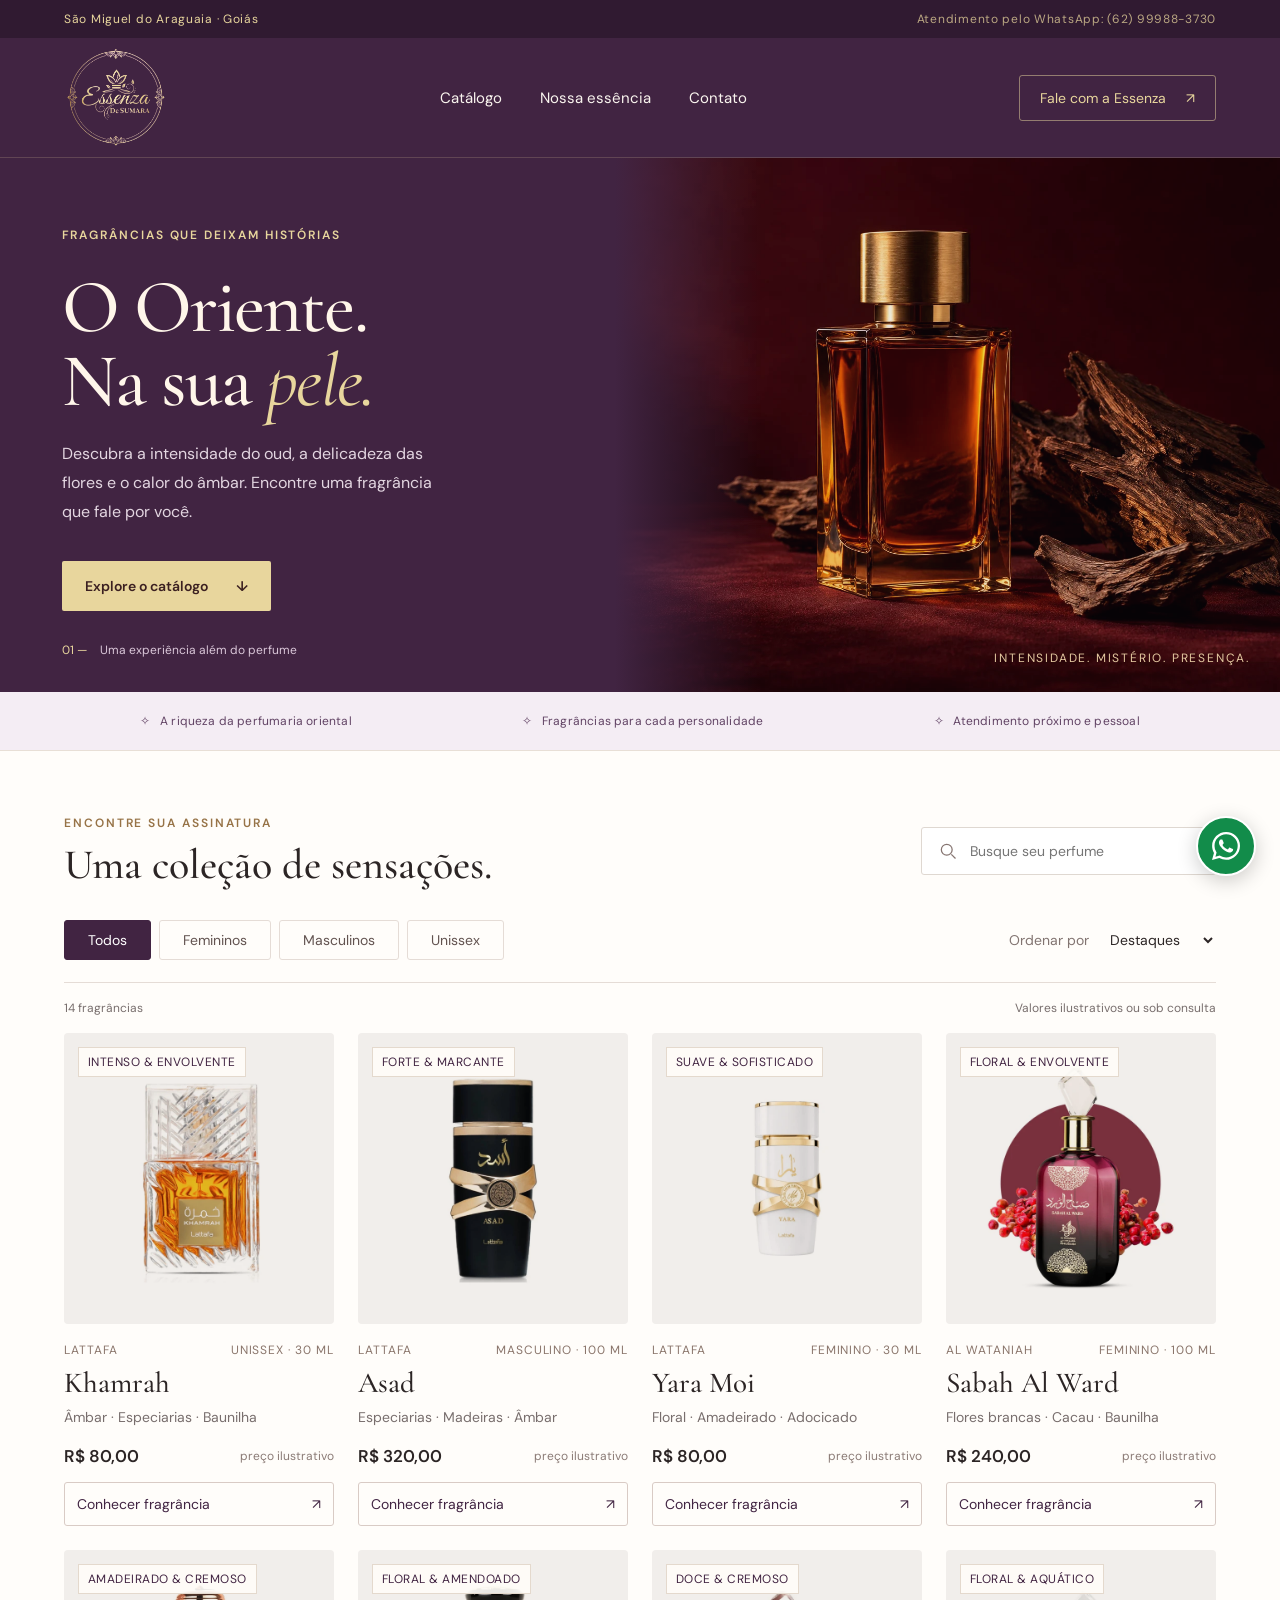
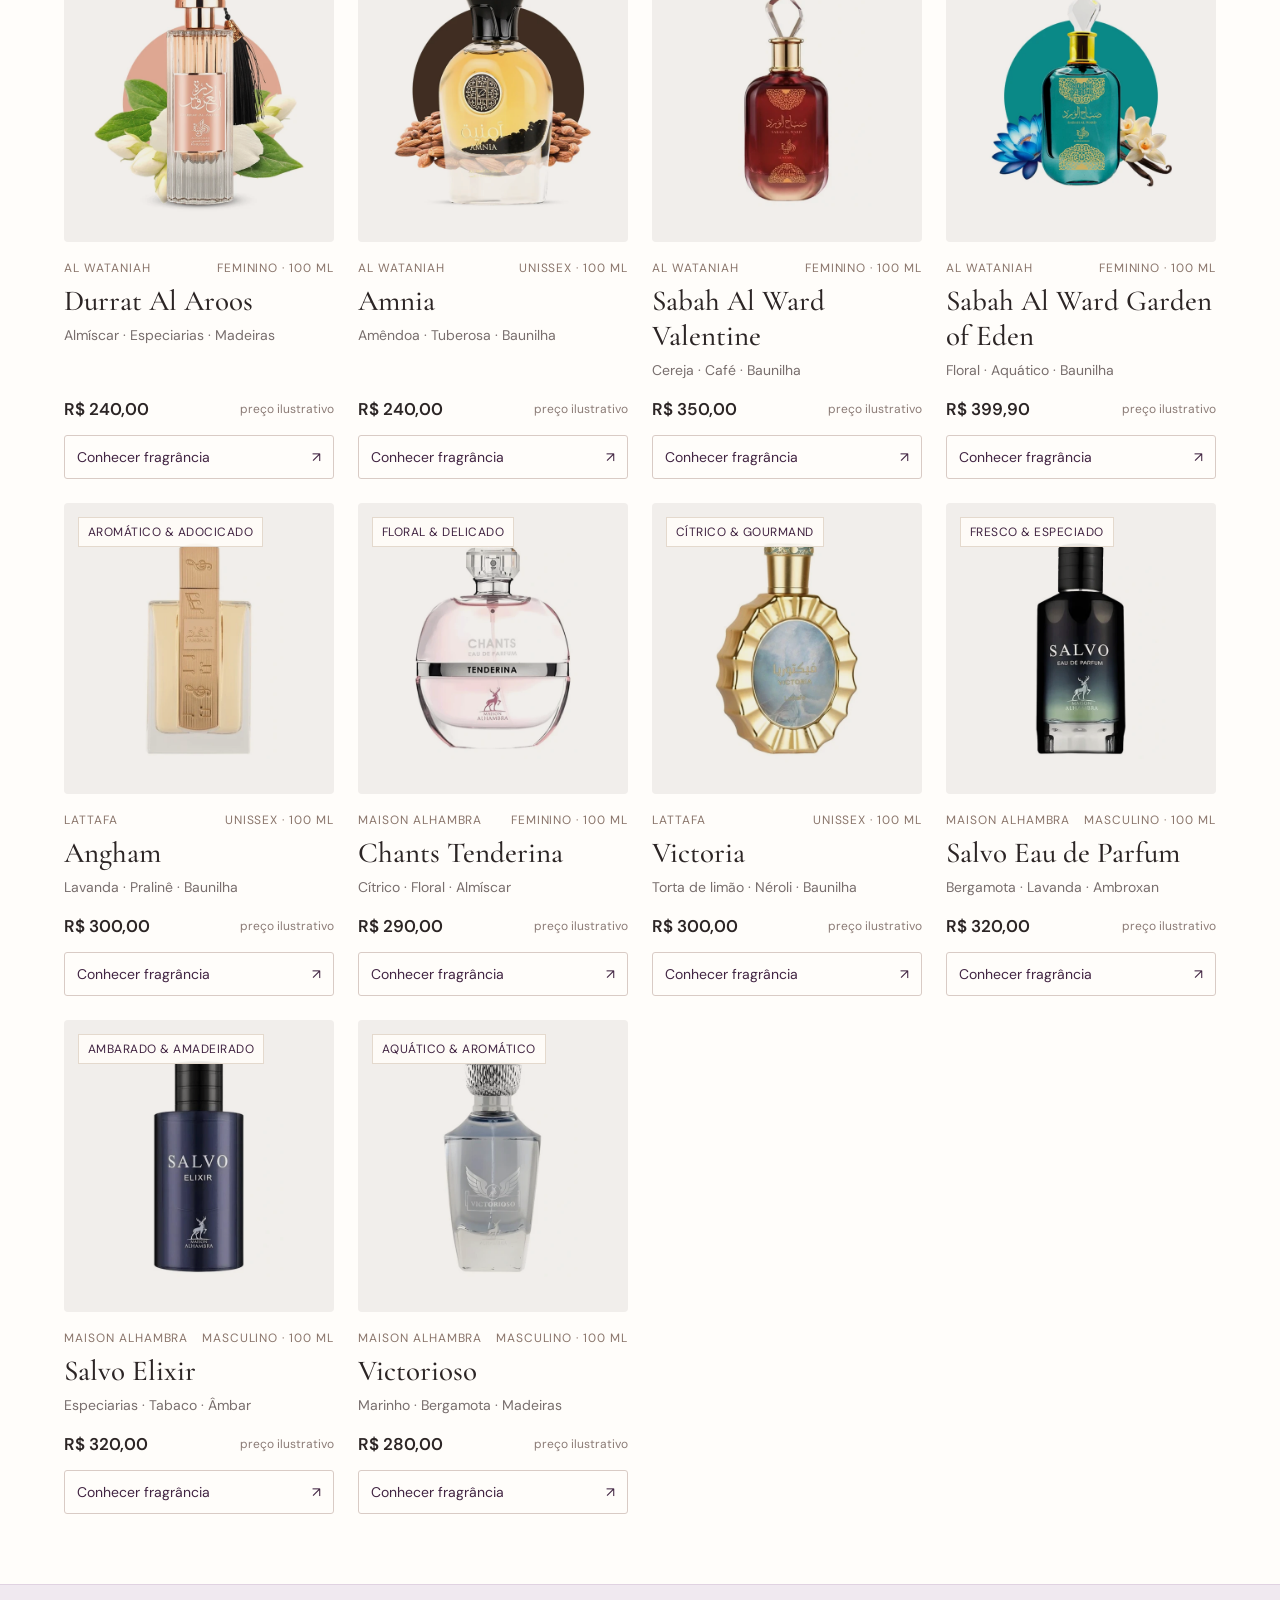
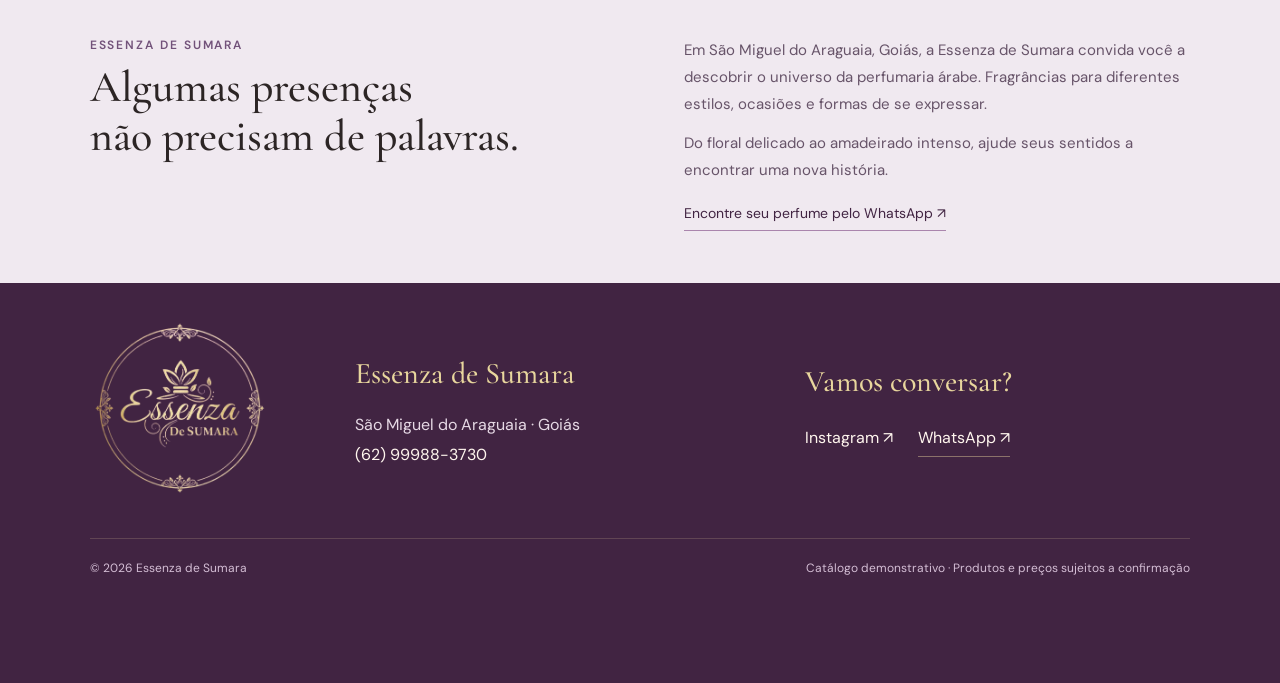
<file: index.html>
<!doctype html>
<html lang="pt-BR">

<head>
    <meta charset="UTF-8">
    <meta name="viewport" content="width=device-width,initial-scale=1">
    <title>Essenza de Sumara | Perfumes Árabes</title>
    <meta name="description"
        content="Catálogo Essenza de Sumara Perfumes Árabes em São Miguel do Araguaia, Goiás. Explore perfumes árabes e consulte disponibilidade pelo WhatsApp, Perfumaria Árabe em São Miguel do Araguaia - Goiás.">
    <link rel="icon"
        href="data:image/svg+xml,%3Csvg xmlns='http://www.w3.org/2000/svg' viewBox='0 0 64 64'%3E%3Crect width='64' height='64' rx='14' fill='%23412442'/%3E%3Ctext x='32' y='46' text-anchor='middle' font-family='serif' font-size='44' fill='%23dab987'%3EE%3C/text%3E%3C/svg%3E">
    <link rel="stylesheet" href="style.css">
</head>

<body>
    <div class="announcement">São Miguel do Araguaia · Goiás <span>Atendimento pelo WhatsApp: (62) 99988-3730</span>
    </div>
    <header><a class="logo" href="#" aria-label="Essenza de Sumara — início"><img src="essenza-logo.png"
                alt="Essenza de Sumara" width="397" height="394"></a>
        <nav aria-label="Principal"><a href="#catalogo">Catálogo</a><a href="#essencia">Nossa essência</a><a
                href="#contato">Contato</a></nav><button class="outline contact">Fale com a Essenza
            <span>↗</span></button>
    </header>
    <main>
        <section class="hero">
            <div class="hero-copy">
                <p class="eyebrow">FRAGRÂNCIAS QUE DEIXAM HISTÓRIAS</p>
                <h1>O Oriente.<br>Na sua <em>pele.</em></h1>
                <p>Descubra a intensidade do oud, a delicadeza das flores e o calor do âmbar. Encontre uma fragrância
                    que fale por você.</p><a class="gold-button" href="#catalogo">Explore o catálogo <span>↓</span></a>
                <div class="hero-note"><span>01 —</span> Uma experiência além do perfume</div>
            </div>
            <div class="hero-art"><img src="hero.webp" alt="Frasco de perfume âmbar com tampa dourada e madeira de oud"
                    fetchpriority="high"><span class="image-caption">INTENSIDADE. MISTÉRIO. PRESENÇA.</span></div>
        </section>
        <div class="values"><span>✧ &nbsp; A riqueza da perfumaria oriental</span><span>✧ &nbsp; Fragrâncias para cada
                personalidade</span><span>✧ &nbsp; Atendimento próximo e pessoal</span></div>
        <section id="catalogo" class="catalog">
            <div class="section-head">
                <div>
                    <p class="eyebrow">ENCONTRE SUA ASSINATURA</p>
                    <h2>Uma coleção de sensações.</h2>
                </div><label class="search"><svg viewBox="0 0 24 24" fill="none" stroke="currentColor"
                        stroke-width="1.5">
                        <circle cx="10.5" cy="10.5" r="6.5" />
                        <path d="m16 16 5 5" />
                    </svg><input id="search" type="search" placeholder="Busque seu perfume"
                        aria-label="Buscar perfume"></label>
            </div>
            <div class="filters">
                <div role="group" aria-label="Filtrar por público" id="filters"><button class="active"
                        data-filter="Todos" aria-pressed="true">Todos</button><button data-filter="Feminino"
                        aria-pressed="false">Femininos</button><button data-filter="Masculino"
                        aria-pressed="false">Masculinos</button><button data-filter="Unissex"
                        aria-pressed="false">Unissex</button></div><label class="sort">Ordenar por <select id="sort"
                        aria-label="Ordenar perfumes">
                        <option value="featured">Destaques</option>
                        <option value="asc">Menor preço</option>
                        <option value="desc">Maior preço</option>
                        <option value="name">Nome A–Z</option>
                    </select></label>
            </div>
            <div class="results"><span id="count" aria-live="polite"></span><span>Valores ilustrativos ou sob
                    consulta</span></div>
            <div id="products" class="products"></div>
            <div id="empty" hidden>
                <h3>Nenhuma fragrância encontrada</h3>
                <p>Tente outro nome ou escolha uma categoria diferente.</p><button id="reset" class="outline">Limpar
                    filtros</button>
            </div>
        </section>
        <section id="essencia" class="essence">
            <div>
                <p class="eyebrow">ESSENZA DE SUMARA</p>
                <h2>Algumas presenças<br>não precisam de palavras.</h2>
            </div>
            <div>
                <p>Em São Miguel do Araguaia, Goiás, a Essenza de Sumara convida você a descobrir o universo da
                    perfumaria árabe. Fragrâncias para diferentes estilos, ocasiões e formas de se expressar.</p>
                <p>Do floral delicado ao amadeirado intenso, ajude seus sentidos a encontrar uma nova história.</p>
                <button class="text-button contact">Encontre seu perfume pelo WhatsApp ↗</button>
            </div>
        </section>
    </main>
    <footer id="contato">
        <div class="footer-brand"><a class="logo" href="#" aria-label="Essenza de Sumara — início"><img
                    src="essenza-logo.png" alt="Logotipo Essenza de Sumara" width="397" height="394" loading="lazy"></a>
        </div>
        <div class="footer-contact">
            <h2>Essenza de Sumara</h2>
            <p>São Miguel do Araguaia · Goiás</p><a href="tel:+5562999883730">(62) 99988-3730</a>
        </div>
        <div class="footer-social">
            <h2>Vamos conversar?</h2><a href="https://www.instagram.com/essenza_de_sumara/" target="_blank"
                rel="noopener noreferrer">Instagram ↗</a><button class="contact">WhatsApp ↗</button>
        </div>
        <div class="footer-bottom"><span>© 2026 Essenza de Sumara</span><span>Catálogo demonstrativo · Produtos e preços
                sujeitos a confirmação</span></div>
    </footer>
    <dialog id="detail"><button class="close" aria-label="Fechar detalhes">×</button>
        <div id="detail-content"></div>
    </dialog>
    <dialog id="contact"><button class="close" aria-label="Fechar contato">×</button>
        <p class="eyebrow">ATENDIMENTO ESSENZA DE SUMARA</p>
        <h2>Seu próximo perfume<br>começa com uma conversa.</h2>
        <p id="contact-text"></p>
        <div class="demo-note">Este é um catálogo demonstrativo. O WhatsApp da loja ainda não foi cadastrado.</div>
        <button class="gold-button" id="copy">Copiar mensagem de interesse</button>
        <p id="copy-status" role="status"></p>
    </dialog><button type="button" class="whatsapp-float contact"
        aria-label="Falar com a Essenza de Sumara pelo WhatsApp" title="Fale conosco pelo WhatsApp"><svg
            viewBox="0 0 24 24" aria-hidden="true" focusable="false" fill="currentColor">
            <path
                d="M20.52 3.48A11.86 11.86 0 0 0 12.05 0C5.47 0 .11 5.35.1 11.93c0 2.1.55 4.16 1.6 5.98L0 24l6.25-1.64a11.95 11.95 0 0 0 5.79 1.48h.01c6.58 0 11.94-5.35 11.95-11.93a11.86 11.86 0 0 0-3.48-8.43ZM12.05 21.82a9.9 9.9 0 0 1-5.04-1.38l-.36-.21-3.71.97.99-3.62-.24-.37a9.87 9.87 0 0 1-1.52-5.28c0-5.47 4.45-9.92 9.93-9.92a9.85 9.85 0 0 1 7.02 2.91 9.85 9.85 0 0 1 2.9 7.02c0 5.48-4.45 9.93-9.97 9.88ZM17.5 14.4c-.3-.15-1.77-.87-2.04-.97-.28-.1-.48-.15-.68.15-.2.3-.77.97-.94 1.17-.17.2-.35.22-.65.07-.3-.15-1.26-.46-2.4-1.49-.89-.79-1.49-1.77-1.66-2.07-.17-.3-.02-.46.13-.61.13-.13.3-.35.45-.52.15-.18.2-.3.3-.5.1-.2.05-.37-.02-.52-.08-.15-.68-1.63-.93-2.23-.24-.58-.49-.5-.67-.51h-.57c-.2 0-.52.07-.8.37-.27.3-1.04 1.02-1.04 2.49s1.07 2.89 1.22 3.09c.15.2 2.1 3.2 5.08 4.49.71.31 1.27.49 1.7.63.71.23 1.36.2 1.87.12.57-.09 1.77-.73 2.02-1.43.25-.7.25-1.3.17-1.43-.07-.12-.27-.2-.57-.35Z" />
        </svg></button>
    <script src="app.js"></script>
</body>

</html>
</file>
<file: style.css>
@import url('https://fonts.googleapis.com/css2?family=Cormorant+Garamond:ital,wght@0,400;0,500;0,600;1,400;1,500&family=DM+Sans:wght@400;500;600;700&display=swap');

:root {
    --wine: #412442;
    --gold: #e8d69d;
    --ink: #2c2525;
    --paper: #fffdfa;
    --muted: #786e6d
}

* {
    box-sizing: border-box
}

html {
    scroll-behavior: smooth;
    scroll-padding-top: 24px
}

body {
    margin: 0;
    background: var(--paper);
    color: var(--ink);
    font: 16px 'DM Sans', sans-serif
}

button,
input,
select {
    font: inherit
}

button,
a,
input,
select {
    -webkit-tap-highlight-color: transparent
}

button,
a {
    touch-action: manipulation
}

button {
    cursor: pointer
}

a {
    color: inherit;
    text-decoration: none
}

button:focus-visible,
a:focus-visible,
input:focus-visible,
select:focus-visible {
    outline: 3px solid #b88750;
    outline-offset: 4px
}

.announcement {
    background: var(--wine);
    color: #f5e4d1;
    padding: 11px 5%;
    font-size: 12px;
    letter-spacing: .06em;
    display: flex;
    justify-content: space-between
}

.announcement span {
    opacity: .75
}

header {
    max-width: 1440px;
    margin: auto;
    padding: 24px 5%;
    display: flex;
    align-items: center;
    justify-content: space-between;
    gap: 25px
}

.logo {
    font: 500 43px/1 'Cormorant Garamond', Georgia, serif;
    letter-spacing: .15em;
    display: inline-block;
    color: var(--wine)
}

.logo small {
    display: block;
    font: 9px 'DM Sans', sans-serif;
    letter-spacing: .22em;
    margin-top: 8px
}

nav {
    display: flex;
    gap: 38px;
    font-size: 14px
}

nav a:hover {
    color: #a57346
}

.outline {
    background: transparent;
    border: 1px solid #c9b7b3;
    padding: 13px 20px;
    border-radius: 3px;
    color: var(--wine);
    font-size: 14px
}

.outline span {
    margin-left: 16px
}

.hero {
    background: var(--wine);
    color: #fff6ea;
    display: grid;
    grid-template-columns: 1fr 1.08fr;
    min-height: 475px;
    max-width: 1440px;
    margin: 0 auto;
    overflow: hidden
}

.hero-copy {
    padding: 57px 6% 34px 10%
}

.eyebrow {
    font-size: 12px;
    letter-spacing: .16em;
    font-weight: 600
}

.hero .eyebrow {
    color: var(--gold)
}

h1,
h2,
h3 {
    font-family: 'Cormorant Garamond', Georgia, serif;
    font-weight: 500
}

h1 {
    font-size: clamp(55px, 5.9vw, 86px);
    line-height: .98;
    margin: 27px 0 22px;
    letter-spacing: -.025em
}

h1 em {
    color: var(--gold);
    font-weight: 400
}

.hero-copy>p:not(.eyebrow) {
    line-height: 1.8;
    max-width: 390px;
    color: #dac8c6;
    font-size: 15px
}

.gold-button {
    display: inline-flex;
    align-items: center;
    justify-content: space-between;
    gap: 28px;
    background: var(--gold);
    color: #3b2021;
    border: 0;
    border-radius: 2px;
    padding: 16px 23px;
    margin-top: 18px;
    font-size: 14px;
    font-weight: 600
}

.gold-button:hover {
    background: #ecd2ae
}

.hero-note {
    margin-top: 31px;
    font-size: 12px;
    color: #c9a9a9
}

.hero-note span {
    color: var(--gold);
    margin-right: 10px
}

.hero-art {
    position: relative;
    min-width: 0
}

.hero-art img {
    width: 100%;
    height: 100%;
    object-fit: cover;
    display: block
}

.image-caption {
    position: absolute;
    bottom: 26px;
    right: 30px;
    color: #e3c8a0;
    letter-spacing: .15em;
    font-size: 10px
}

.values {
    display: flex;
    justify-content: space-around;
    gap: 18px;
    border-bottom: 1px solid #e8dfd6;
    padding: 21px 5%;
    font-size: 12px;
    letter-spacing: .015em;
    color: #685754
}

.catalog {
    max-width: 1440px;
    margin: auto;
    padding: 64px 5% 70px
}

.section-head {
    display: flex;
    align-items: center;
    justify-content: space-between;
    gap: 25px
}

.catalog .eyebrow,
.essence .eyebrow {
    color: #977347;
    margin: 0 0 10px
}

h2 {
    font-size: 42px;
    line-height: 1.12;
    margin: 0
}

.search {
    display: flex;
    align-items: center;
    border: 1px solid #dfd8d1;
    border-radius: 3px;
    padding: 13px 16px;
    width: 295px;
    gap: 10px;
    background: white
}

.search svg {
    width: 20px;
    flex-shrink: 0;
    color: #867571
}

.search input {
    width: 100%;
    border: 0;
    outline: 0;
    background: transparent;
    font-size: 14px;
    min-width: 0
}

.filters {
    display: flex;
    align-items: center;
    justify-content: space-between;
    margin-top: 32px;
    padding-bottom: 22px;
    border-bottom: 1px solid #e5dcd6;
    gap: 20px
}

#filters {
    display: flex;
    gap: 8px;
    flex-wrap: wrap
}

#filters button {
    padding: 10px 23px;
    border: 1px solid #e5dcd6;
    background: transparent;
    color: #625350;
    border-radius: 3px;
    font-size: 14px
}

#filters button.active {
    background: var(--wine);
    color: white;
    border-color: var(--wine)
}

.sort {
    font-size: 12px;
    color: #827471;
    display: flex;
    align-items: center;
    gap: 10px
}

.sort select {
    font-size: 14px;
    color: var(--ink);
    background: none;
    border: 0;
    padding: 7px;
    max-width: 155px
}

.results {
    display: flex;
    justify-content: space-between;
    margin: 17px 0;
    font-size: 12px;
    color: var(--muted)
}

.products {
    display: grid;
    grid-template-columns: repeat(4, 1fr);
    gap: 24px
}

.product {
    min-width: 0
}

.product-image {
    background: #f1eeeb;
    position: relative;
    aspect-ratio: 1/1.08;
    overflow: hidden;
    border-radius: 4px;
    display: block;
    width: 100%;
    border: 0;
    padding: 0
}

.product-image img {
    width: 100%;
    height: 100%;
    object-fit: contain;
    mix-blend-mode: multiply;
    transition: transform .45s
}

.product-image:hover img {
    transform: scale(1.055)
}

.badge {
    position: absolute;
    left: 14px;
    top: 14px;
    border: 1px solid #e4d9cd;
    background: #fffdf9e8;
    padding: 6px 9px;
    z-index: 1;
    font-size: 10px;
    letter-spacing: .04em;
    color: var(--wine)
}

.product-meta {
    display: flex;
    justify-content: space-between;
    margin-top: 18px;
    font-size: 11px;
    color: #8a756b;
    letter-spacing: .08em
}

.product h3 {
    font-size: 29px;
    margin: 7px 0
}

.notes {
    color: var(--muted);
    font-size: 13px;
    margin: 0 0 17px;
    line-height: 1.5
}

.price {
    font-size: 17px;
    font-weight: 600;
    display: flex;
    align-items: center;
    justify-content: space-between
}

.price small {
    font-size: 11px;
    color: #8b7b76;
    font-weight: 400
}

.details-button {
    width: 100%;
    border: 1px solid #d9cbc5;
    border-radius: 3px;
    background: transparent;
    color: var(--wine);
    font-size: 13px;
    padding: 12px;
    margin-top: 15px;
    display: flex;
    justify-content: space-between
}

.details-button:hover {
    background: var(--wine);
    color: white
}

#empty {
    text-align: center;
    padding: 50px
}

.essence {
    background: #eee5dd;
    padding: 52px 7%;
    display: grid;
    grid-template-columns: 1fr 1fr;
    gap: 8%;
    border-top: 1px solid #e5d9cd
}

.essence h2 {
    font-size: 44px
}

.essence>div>p:not(.eyebrow) {
    font-size: 15px;
    line-height: 1.8;
    color: #6c5b54;
    margin: 0 0 12px
}

.text-button {
    padding: 8px 0;
    background: none;
    border: 0;
    border-bottom: 1px solid #95765b;
    color: var(--wine);
    font-size: 14px
}

footer {
    padding: 35px 5%;
    display: flex;
    align-items: center;
    justify-content: space-between;
    gap: 25px
}

footer .logo {
    font-size: 34px
}

footer p {
    font: italic 22px 'Cormorant Garamond', Georgia, serif;
    color: #7c6253
}

footer>span {
    font-size: 11px;
    color: #897a75
}

dialog {
    border: 0;
    border-radius: 5px;
    padding: 40px;
    background: var(--paper);
    color: var(--ink);
    max-width: 760px;
    width: calc(100% - 32px);
    max-height: 90dvh;
    overflow: auto;
    box-shadow: 0 20px 100px #200a1655
}

dialog::backdrop {
    background: #210d17a8;
    backdrop-filter: blur(4px)
}

.close {
    position: absolute;
    right: 14px;
    top: 10px;
    background: none;
    border: 0;
    font-size: 30px;
    color: var(--wine);
    width: 35px;
    height: 35px
}

#detail-content {
    display: grid;
    grid-template-columns: 1fr 1fr;
    gap: 32px;
    align-items: center
}

#detail-content img {
    width: 100%;
    background: #f1eeeb;
    border-radius: 3px
}

#detail-content h2 {
    font-size: 44px
}

#detail-content p {
    line-height: 1.7;
    color: var(--muted);
    font-size: 14px
}

.note-label {
    font-size: 11px;
    letter-spacing: .08em;
    color: #947040;
    margin-top: 18px
}

#contact {
    max-width: 570px
}

#contact h2 {
    margin: 22px 0;
    font-size: 38px
}

#contact-text {
    line-height: 1.7
}

.demo-note {
    background: #f0e8e1;
    padding: 16px;
    font-size: 14px;
    line-height: 1.6;
    color: #6e594b
}

#copy-status {
    font-size: 14px;
    min-height: 20px
}

@media(min-width:1500px) {
    .hero {
        border-radius: 4px
    }

    .hero-copy {
        padding-left: 65px
    }
}

@media(max-width:850px) {
    header {
        padding: 22px 5%
    }

    nav {
        gap: 20px
    }

    .hero {
        grid-template-columns: 1fr 1fr;
        min-height: 450px
    }

    .hero-copy {
        padding: 35px 9%
    }

    .hero-copy>p:not(.eyebrow) {
        font-size: 14px
    }

    .hero h1 {
        font-size: 62px
    }

    .hero-art img {
        object-position: 55%
    }

    .products {
        grid-template-columns: repeat(2, 1fr);
        gap: 30px 20px
    }

    .section-head {
        align-items: flex-start;
        flex-direction: column
    }

    .search {
        width: 100%
    }

    .values span:last-child {
        display: none
    }

    .essence {
        gap: 35px
    }

    .essence h2 {
        font-size: 36px
    }

    footer {
        flex-wrap: wrap
    }
}

@media(max-width:560px) {
    .announcement {
        justify-content: center;
        font-size: 10px
    }

    .announcement span {
        display: none
    }

    header {
        gap: 12px
    }

    .logo {
        font-size: 34px
    }

    .logo small {
        font-size: 8px
    }

    header nav {
        display: none
    }

    header .outline {
        font-size: 12px;
        padding: 11px 12px
    }

    .hero {
        display: flex;
        flex-direction: column
    }

    .hero-copy {
        padding: 35px 6% 28px
    }

    .hero h1 {
        font-size: 64px;
        line-height: 1.02;
        margin: 20px 0
    }

    .hero h1 br {
        display: none
    }

    .hero-copy>p:not(.eyebrow) {
        max-width: 100%;
        font-size: 15px
    }

    .hero-note {
        display: none
    }

    .hero-art {
        height: 260px
    }

    .hero-art img {
        object-position: 50% 57%
    }

    .image-caption {
        font-size: 9px
    }

    .values {
        padding: 16px 5%;
        font-size: 11px
    }

    .values span:nth-child(2) {
        display: none
    }

    .catalog {
        padding-top: 38px
    }

    h2 {
        font-size: 35px
    }

    .filters {
        flex-direction: column;
        align-items: flex-start;
        gap: 14px;
        margin-top: 20px
    }

    #filters {
        gap: 6px
    }

    #filters button {
        padding: 10px 13px;
        font-size: 12px
    }

    .sort {
        align-self: flex-end
    }

    .products {
        gap: 28px 14px
    }

    .product h3 {
        font-size: 25px
    }

    .product-meta {
        font-size: 9px;
        letter-spacing: 0
    }

    .badge {
        font-size: 9px;
        left: 8px;
        top: 8px
    }

    .notes {
        font-size: 12px;
        min-height: 36px
    }

    .price {
        font-size: 16px;
        flex-wrap: wrap;
        gap: 6px
    }

    .details-button {
        font-size: 12px
    }

    .essence {
        grid-template-columns: 1fr;
        padding: 38px 6%;
        gap: 25px
    }

    footer {
        flex-direction: column;
        text-align: center;
        gap: 10px
    }

    footer p {
        margin: 10px 0
    }

    #detail-content {
        grid-template-columns: 1fr;
        gap: 20px
    }

    #detail-content img {
        max-height: 240px;
        object-fit: contain
    }

    dialog {
        padding: 34px 22px
    }

    #contact h2 {
        font-size: 32px
    }
}

@media(prefers-reduced-motion:reduce) {
    html {
        scroll-behavior: auto
    }

    * {
        transition: none !important
    }
}

.product-meta,
.badge,
.price small,
.image-caption,
footer>span {
    font-size: 12px
}

.notes,
.details-button,
.sort,
.sort select {
    font-size: 14px
}

.logo small {
    font-size: 10px
}

@media(max-width:560px) {
    .product-meta {
        flex-direction: column;
        gap: 5px
    }

    .badge {
        font-size: 10px
    }

    .details-button {
        font-size: 13px
    }

    .price small {
        font-size: 11px
    }
}

/* Essenza de Sumara: identidade baseada na referência da loja. */
.announcement {
    background: #301a31;
    color: #e8d69d;
    font-size: 12px
}

header {
    max-width: none;
    background: var(--wine);
    color: #faf5ef;
    padding: 8px 5%;
    border-bottom: 1px solid #e8d69d30;
    min-height: 116px
}

header .logo {
    line-height: 0;
    flex-shrink: 0
}

header .logo img {
    display: block;
    width: 104px;
    height: auto
}

header nav {
    font-size: 15px
}

header .outline {
    border-color: #e8d69d80;
    color: #e8d69d
}

header .outline:hover {
    background: #e8d69d15
}

.hero {
    max-width: none
}

.hero-copy {
    padding-left: 10%
}

.hero-art {
    background: #412442
}

.hero-art img {
    opacity: .9
}

.hero-art:after {
    content: "";
    position: absolute;
    inset: 0;
    background: linear-gradient(90deg, #412442, transparent 22%);
    pointer-events: none
}

.hero .eyebrow {
    color: #e8d69d
}

.hero-copy>p:not(.eyebrow) {
    color: #e3d6e1;
    font-size: 16px
}

.hero-note {
    color: #dac7d9
}

.values {
    background: #f4edf4;
    color: #614364
}

.essence {
    background: #f0e9f0;
    border-color: #e0d2e1
}

.essence>div>p:not(.eyebrow) {
    color: #675469
}

.essence .eyebrow {
    color: #72527a
}

.text-button {
    border-color: #aa85ad
}

footer {
    display: grid;
    grid-template-columns: 200px 1fr 1fr;
    gap: 35px 65px;
    align-items: center;
    background: var(--wine);
    color: #fff6ee;
    padding: 36px 7% 22px
}

footer .logo img {
    display: block;
    width: 180px;
    max-width: 100%;
    height: auto
}

footer h2 {
    font-size: 30px;
    color: #e8d69d;
    margin: 0 0 20px
}

footer p {
    font: 16px/1.7 'DM Sans', sans-serif;
    color: #e6d9e5;
    margin: 0 0 6px
}

.footer-contact>a,
.footer-social>a,
.footer-social>button {
    font: 16px 'DM Sans', sans-serif;
    color: #fff6ee
}

.footer-social {
    align-self: center
}

.footer-social>a {
    display: inline-block;
    margin-right: 25px
}

.footer-social>button {
    border: 0;
    border-bottom: 1px solid #e8d69d70;
    padding: 8px 0;
    background: transparent
}

.footer-bottom {
    grid-column: 1/-1;
    display: flex;
    justify-content: space-between;
    gap: 20px;
    border-top: 1px solid #e8d69d30;
    padding-top: 20px;
    color: #d4bed5;
    font-size: 12px;
    line-height: 1.6
}

@media(max-width:850px) {
    footer {
        grid-template-columns: 150px 1fr;
        gap: 28px
    }

    .footer-social {
        grid-column: 2
    }

    .footer-brand {
        grid-row: span 2
    }

    header nav {
        gap: 22px
    }

    .hero-copy {
        padding-left: 9%
    }
}

@media(max-width:560px) {
    header {
        min-height: 96px;
        padding: 5px 6%
    }

    header .logo img {
        width: 86px
    }

    header .outline {
        font-size: 14px
    }

    header .outline span {
        margin-left: 8px
    }

    .hero-copy {
        padding-left: 6%
    }

    .hero-art:after {
        background: linear-gradient(180deg, #412442, transparent 25%)
    }

    footer {
        grid-template-columns: 1fr;
        gap: 24px;
        text-align: center;
        padding: 28px 6% 20px
    }

    .footer-brand {
        grid-row: auto;
        justify-self: center
    }

    .footer-brand .logo img {
        width: 158px
    }

    .footer-social {
        grid-column: auto
    }

    .footer-bottom {
        flex-direction: column;
        gap: 7px
    }

    footer h2 {
        margin-bottom: 12px
    }
}

/* Contato fixo na janela, independente da rolagem. */
.whatsapp-float {
    position: fixed;
    right: calc(24px + env(safe-area-inset-right, 0px));
    bottom: calc(24px + env(safe-area-inset-bottom, 0px));
    z-index: 100;
    display: flex;
    align-items: center;
    justify-content: center;
    width: 60px;
    height: 60px;
    padding: 16px;
    border: 2px solid #fff;
    border-radius: 50%;
    background: #128c4a;
    color: #fff;
    box-shadow: 0 5px 20px #0003;
    cursor: pointer;
    transition: background .2s, box-shadow .2s
}

.whatsapp-float svg {
    display: block;
    width: 28px;
    height: 28px;
    flex-shrink: 0
}

.whatsapp-float:hover {
    background: #0e713c;
    box-shadow: 0 7px 24px #0004
}

.whatsapp-float:focus-visible {
    outline: 3px solid var(--gold);
    outline-offset: 4px
}

footer {
    padding-bottom: 105px
}

@media(max-width:560px) {
    .whatsapp-float {
        right: calc(16px + env(safe-area-inset-right, 0px));
        bottom: calc(16px + env(safe-area-inset-bottom, 0px));
        width: 56px;
        height: 56px;
        padding: 14px
    }

    footer {
        padding-bottom: 96px
    }
}

.product {
    display: flex;
    flex-direction: column
}

.product .price {
    margin-top: auto
}

.product h3 {
    overflow-wrap: anywhere
}

.product .product-meta {
    flex-wrap: wrap;
    gap: 6px
}

.product .notes {
    margin-bottom: 17px
}
</file>
